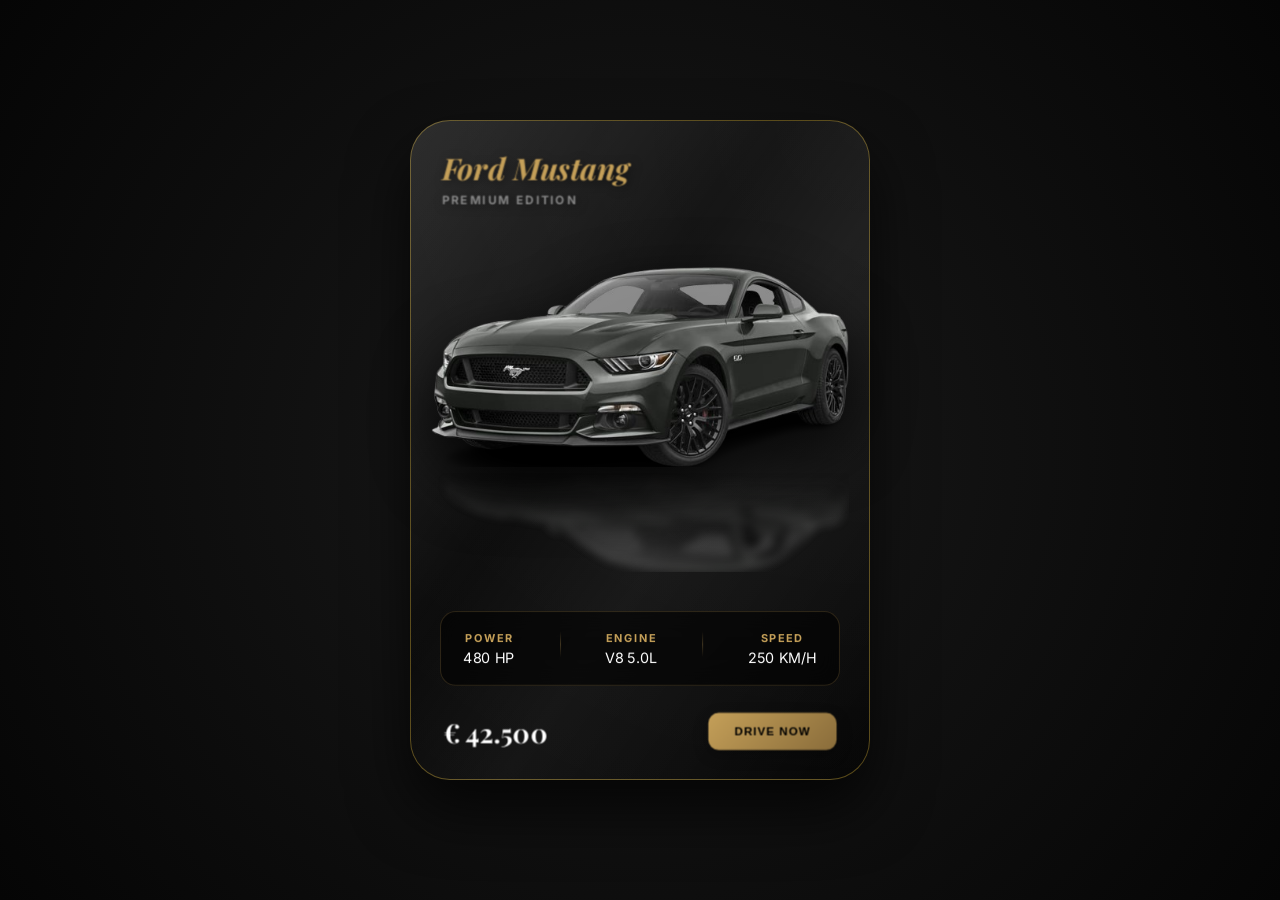
<file: cards/cars-card/index.html>
<!DOCTYPE html>
<html lang="it">
<head>
    <meta charset="UTF-8">
    <meta name="viewport" content="width=device-width, initial-scale=1.0">
    <title>Mustang Luxury 3D Pop-Out</title>
    <link href="https://fonts.googleapis.com/css2?family=Playfair+Display:ital,wght@0,700;1,700&family=Inter:wght@400;700&display=swap" rel="stylesheet">
<link rel="stylesheet" href="style.css">
<script src="../../embed.js" defer></script>


</head>

<body>

    <article class="cardCar">
        <div class="cardInnerBackground"></div>

        <h3 class="cardTitle">
            Ford Mustang 
            <span style="display:block; font-family:'Inter'; font-size:0.7rem; color:var(--text-sec); font-style:normal; letter-spacing:2px; margin-top:5px;">PREMIUM EDITION</span>
        </h3>
        
        <div class="glass-glare"></div>
        
        <div class="imgContainer">
            <img class="imgCard" src="media/fordMustang.png" alt="Ford Mustang">
            <div class="contactShadow"></div>
            <img class="imgCard reflection" src="media/fordMustang.png" alt="">
        </div>

        <div class="cardBody">
            <div class="dash-item">
                <span class="dash-label">Power</span>
                <span class="dash-value">480 HP</span>
            </div>
            <div class="dash-divider"></div>
            <div class="dash-item">
                <span class="dash-label">Engine</span>
                <span class="dash-value">V8 5.0L</span>
            </div>
            <div class="dash-divider"></div>
            <div class="dash-item">
                <span class="dash-label">Speed</span>
                <span class="dash-value">250 KM/H</span>
            </div>
        </div>

        <div class="cardFooter">
            <p class="price">€ 42.500</p>
            <button class="btn">Drive Now</button>
        </div>
    </article>




</body>
</html>
</file>
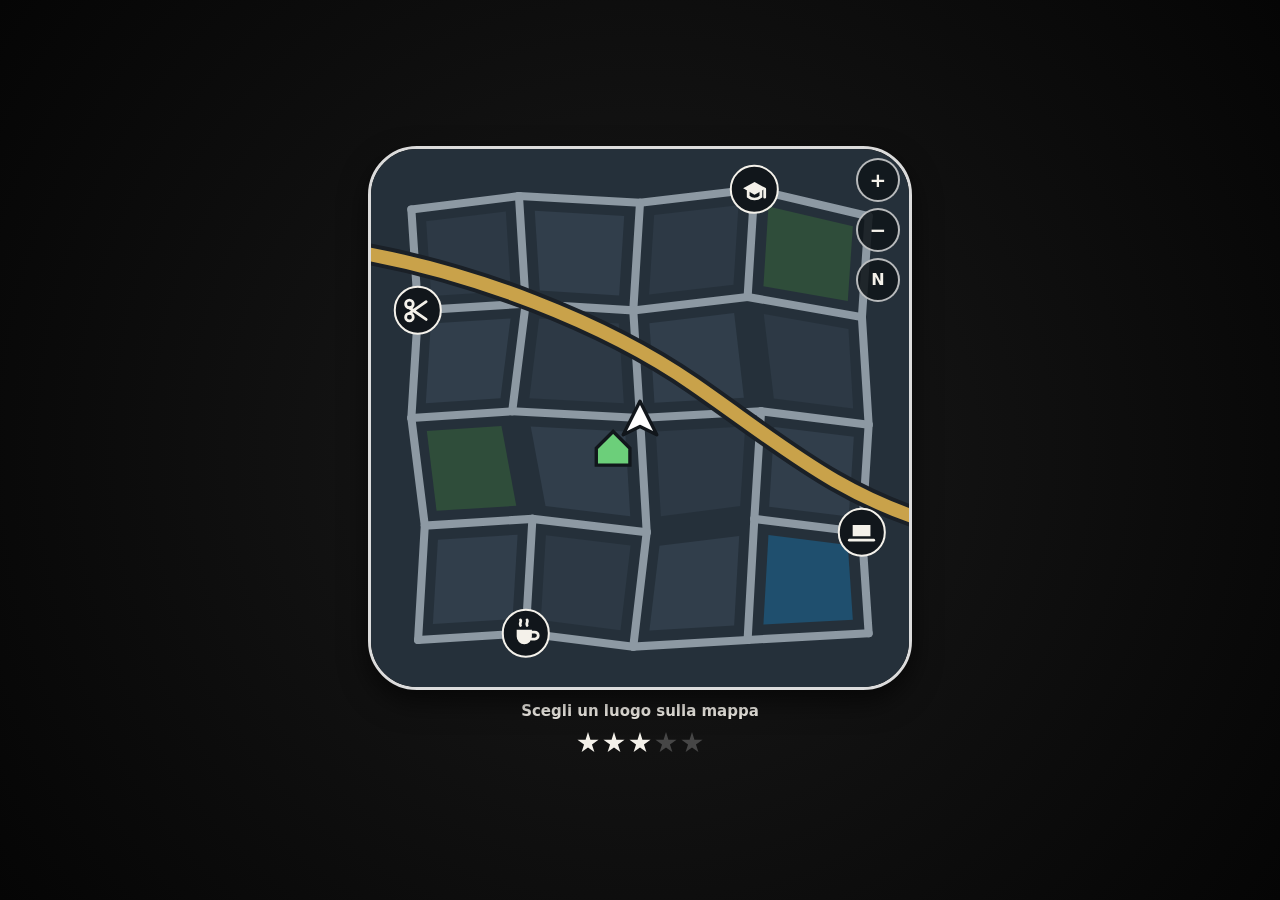
<file: maps/open-world-map/index.html>
<!doctype html>
<html lang="it">
<head>
  <meta charset="utf-8">
  <meta name="viewport" content="width=device-width, initial-scale=1">
  <title>Open World Map</title>
  <link rel="stylesheet" href="style.css">
  <script src="script.js" defer></script>
  <script src="../../embed.js" defer></script>
</head>
<body>
  <main class="stage">
    <!-- La mappa interattiva di una città da videogioco open world. Le strade sono una rete vera:
         scegliendo un luogo, il navigatore calcola il percorso più breve da casa e lo disegna. La
         mappa si trascina e si ingrandisce, anche da tastiera. Lo script disegna tutto a partire dai
         dati in cima a script.js. -->
    <section class="map" aria-labelledby="map-title">
      <h1 id="map-title" class="map__hidden">Mappa della città</h1>

      <div
        class="map__viewport"
        tabindex="0"
        role="group"
        aria-label="Mappa: trascinala o usa le frecce per spostarla, più e meno per ingrandire, zero per rimetterla a posto"
      >
        <div class="map__world">
          <svg class="map__ground" viewBox="0 0 160 160" aria-hidden="true"></svg>
          <div class="map__places"></div>
        </div>
      </div>

      <div class="map__controls">
        <button type="button" class="map__control" data-zoom="in" aria-label="Ingrandisci">+</button>
        <button type="button" class="map__control" data-zoom="out" aria-label="Rimpicciolisci">−</button>
        <button type="button" class="map__control map__control--north" data-zoom="reset" aria-label="Rimetti a posto la mappa">N</button>
      </div>

      <p class="map__status" aria-live="polite">Scegli un luogo sulla mappa</p>

      <p class="map__stars" aria-label="Livello di ricerca: 3 stelle su 5">
        <i class="map__star map__star--on"></i>
        <i class="map__star map__star--on"></i>
        <i class="map__star map__star--on"></i>
        <i class="map__star"></i>
        <i class="map__star"></i>
      </p>

      <noscript><p class="map__status">La mappa ha bisogno di JavaScript.</p></noscript>
    </section>
  </main>
</body>
</html>
</file>
<file: cards/cars-card/style.css>
:root {
            --bg-color: #080808;
            --card-bg: #111111;
            --gold: #c5a059;
            --gold-glow: rgba(197, 160, 89, 0.3);
            --text-main: #ffffff;
            --text-sec: #888;
        }

        body {
            background-color: #0f0f0f;
            background-image: radial-gradient(circle at center, #1a1a1a 0%, #050505 100%);
            display: flex;
            justify-content: center;
            align-items: center;
            min-height: 100vh;
            margin: 0;
            padding: 20px;
            box-sizing: border-box;
            font-family: 'Inter', sans-serif;
            perspective: 1200px;
            overflow-x: hidden; 
        }

        /* --- CONTENITORE PRINCIPALE --- */
        .cardCar {
            position: relative;
            width: 380px;
            height: 580px;
            padding: 40px;
            display: flex;
            flex-direction: column;
            justify-content: space-between;
            transform-style: preserve-3d;
            transition: transform 0.6s cubic-bezier(0.16, 1, 0.3, 1), box-shadow 0.6s ease;
        }

        .cardCar:hover {
            transform: scale(1.05) rotateY(-5deg);
        }

        /* --- SFONDO INTERNO --- */
        .cardInnerBackground {
            position: absolute;
            inset: 0;
            background: var(--card-bg);
            background-image: 
                radial-gradient(circle at top right, rgba(255,255,255,0.05), transparent),
                linear-gradient(135deg, #111 0%, #050505 100%);
            border-radius: 40px;
            border: 1px solid rgba(212, 175, 55, 0.4);
            overflow: hidden;
            z-index: 0;
            box-shadow: 0 30px 60px rgba(0,0,0,0.7);
        }

        /* --- EFFETTO BAGLIORE (SHINE) --- */
        .cardInnerBackground::after {
            content: '';
            position: absolute;
            top: 0;
            left: -150%;
            width: 100%;
            height: 100%;
            background: linear-gradient(
                to right, 
                transparent 0%, 
                rgba(255, 255, 255, 0.1) 45%, 
                rgba(255, 255, 255, 0.2) 50%, 
                rgba(255, 255, 255, 0.1) 55%, 
                transparent 100%
            );
            transform: skewX(-20deg);
            transition: left 0.7s cubic-bezier(0.3, 1, 0.2, 1);
            pointer-events: none;
        }

        .cardCar:hover .cardInnerBackground::after {
            left: 150%;
        }

        /* --- TITOLO --- */
        .cardTitle {
            position: relative;
            font-family: 'Playfair Display', serif;
            font-size: 1.8rem;
            color: var(--gold);
            margin: 0;
            transform: translateZ(50px);
            font-style: italic;
            text-shadow: 2px 2px 10px rgba(0,0,0,0.5);
            z-index: 10;
        }

        .imgContainer {
            position: relative;
            display: flex;
            flex-direction: column;
            align-items: center;
            margin-top: 20px;
            transform-style: preserve-3d;
            transition: transform 0.7s cubic-bezier(0.23, 1, 0.32, 1);
            z-index: 20;
        }

        .imgCard {
            width: 110%; 
            height: auto;
            filter: drop-shadow(0 20px 30px rgba(0,0,0,0.8));
            pointer-events: none;
        }

        .contactShadow {
            position: absolute;
            bottom: 60px;
            width: 90%;
            height: 40px;
            background: radial-gradient(ellipse at center, rgba(197, 160, 89, 0.2) 0%, transparent 75%);
            filter: blur(10px);
            z-index: 5;
            transform: translateZ(-20px);
        }

        .reflection {
            transform: scaleY(-1);
            opacity: 0.4;
            margin-top: -95px;
            -webkit-mask-image: linear-gradient(to bottom, rgba(0, 0, 0, 1) 0%, transparent 50%);
            mask-image: linear-gradient(to bottom, rgba(0, 0, 0, 1) 0%, transparent 50%);
            filter: blur(4px);
        }

        .cardCar:hover .imgContainer {
            transform: translateX(-110px) scale(1.2) translateZ(4px);
        }

        .glass-glare {
            position: absolute;
            inset: 0;
            border-radius: 40px;
            background: linear-gradient(125deg, rgba(255,255,255,0.1) 0%, transparent 40%, rgba(255,255,255,0.05) 60%, transparent 100%);
            pointer-events: none;
            z-index: 20;
        }

        /* --- DASHBOARD --- */
        .cardBody {
            position: relative;
            display: flex;
            justify-content: space-around;
            padding: 18px 0;
            background: rgba(0, 0, 0, 0.6);
            border-radius: 15px;
            border: 1px solid rgba(197, 160, 89, 0.2);
            transform: translateZ(60px);
            backdrop-filter: blur(10px);
            z-index: 10;
        }

        .dash-item {
            display: flex;
            flex-direction: column;
            align-items: center;
        }

        .dash-label {
            font-size: 0.65rem;
            color: var(--gold);
            text-transform: uppercase;
            letter-spacing: 1.5px;
            font-weight: 700;
            margin-bottom: 4px;
        }

        .dash-value {
            color: #fff;
            font-size: 0.85rem;
        }

        .dash-divider {
            width: 1px;
            height: 25px;
            background: linear-gradient(to bottom, transparent, var(--gold), transparent);
            opacity: 0.3;
        }

        /* --- FOOTER --- */
        .cardFooter {
            position: relative;
            display: flex;
            justify-content: space-between;
            align-items: center;
            transform: translateZ(40px);
            z-index: 10;
        }

        .price {
            font-family: 'Playfair Display', serif;
            font-weight: 700;
            font-size: 1.6rem;
            color: #fff;
            margin: 0;
        }

        .btn {
            background: linear-gradient(135deg, var(--gold) 0%, #8a6d3b 100%);
            border: none;
            padding: 12px 25px;
            border-radius: 10px;
            color: #000;
            font-weight: 700;
            text-transform: uppercase;
            font-size: 0.7rem;
            letter-spacing: 1px;
            cursor: pointer;
            transition: all 0.4s ease;
            box-shadow: 0 5px 15px rgba(0,0,0,0.3);
        }

        .btn:hover {
            transform: translateY(-3px);
            box-shadow: 0 10px 25px var(--gold-glow);
            filter: brightness(1.2);
        }

        /* --- LOGICA RESPONSIVE --- */
        /* la card (460x660 col padding) si rimpicciolisce con scale come nell'originale;
           i margini negativi le fanno occupare solo lo spazio che si vede */
        .cardCar {
            --s: min(var(--scale-w, 1), var(--scale-h, 1));
            flex-shrink: 0;
            transform: scale(var(--s));
            margin: calc((var(--s) - 1) * 330px) calc((var(--s) - 1) * 230px);
        }

        .cardCar:hover {
            transform: scale(calc(var(--s) + 0.05)) rotateY(-5deg);
        }

        /* in hover l'auto sporge a sinistra del centro di circa 380px con lo spostamento grande
           e 295px x scala con quello piccolo: le soglie tengono l'auto dentro lo schermo */
        @media (max-width: 800px) {
            .cardCar:hover .imgContainer {
                transform: translateX(-30px) scale(1.2) translateZ(50px);
            }
        }

        @media (max-width: 630px) { :root { --scale-w: 0.8; } }
        @media (max-width: 512px) { :root { --scale-w: 0.72; } }
        @media (max-width: 465px) { :root { --scale-w: 0.64; } }
        @media (max-width: 418px) { :root { --scale-w: 0.58; } }
        @media (max-width: 382px) { :root { --scale-w: 0.52; } }
        @media (max-width: 347px) { :root { --scale-w: 0.46; } }
        @media (max-width: 311px) { :root { --scale-w: 0.4; } }

        @media (max-height: 600px) {
            html:not(.is-embed) { --scale-h: 0.7; }
        }

        /* dentro un iframe la pagina è alta quanto la card: spazio per l'ingrandimento in hover */
        html.is-embed body {
            padding-block: 40px;
        }
</file>
<file: maps/open-world-map/style.css>
:root {
  color-scheme: dark;

  --land: #25303a;
  --block: #2d3945;
  --block-alt: #313e4b;
  --park: #2f4d3a;
  --water: #1f4f6e;
  --road: #8d99a3;
  --highway: #c9a24a;
  --route: #d64cd8;
  --pin: #11161b;
  --mark: #f4f1ea;
  --home: #6ccf7a;
  --focus: #a9dcf5;
}

*,
*::before,
*::after {
  box-sizing: border-box;
}

body {
  margin: 0;
  min-height: 100vh;
  display: grid;
  place-items: center;
  color: var(--mark);
  background: radial-gradient(circle at center, #1a1a1a 0%, #050505 100%) #0f0f0f;
  font-family: "Segoe UI", system-ui, -apple-system, sans-serif;
}

html.is-embed body {
  padding-block: 24px;
}

.stage {
  width: 100%;
  padding: 24px;
}

.map {
  position: relative;
  display: grid;
  gap: 12px;
  width: min(100%, 34rem);
  margin-inline: auto;
}

.map__hidden {
  position: absolute;
  width: 1px;
  height: 1px;
  overflow: hidden;
  clip-path: inset(50%);
  white-space: nowrap;
}

/* Il riquadro della mappa: quadrato, con gli angoli arrotondati e la cornice chiara. Taglia il mondo
   quando è ingrandito. Finché la mappa non è ingrandita lascia scorrere la pagina col dito. */
.map__viewport {
  position: relative;
  aspect-ratio: 1;
  overflow: hidden;
  border: 3px solid rgb(255 255 255 / 85%);
  border-radius: 9%;
  box-shadow: 0 12px 28px rgb(0 0 0 / 60%);
  touch-action: pan-y;
  container-type: inline-size;
}

.map__viewport.is-zoomed {
  cursor: grab;
  touch-action: none;
}

.map__viewport.is-dragging {
  cursor: grabbing;
}

.map__viewport:focus-visible {
  outline: 3px solid var(--focus);
  outline-offset: 4px;
}

/* Il suggerimento che compare quando si usa la rotella senza Ctrl. */
.map__viewport::after {
  content: "Tieni premuto Ctrl per ingrandire con la rotella";
  position: absolute;
  inset: auto 12px 12px;
  padding: 8px 12px;
  font-size: 13px;
  text-align: center;
  background: rgb(17 22 27 / 88%);
  border-radius: 8px;
  opacity: 0;
  pointer-events: none;
  transition: opacity 200ms ease;
}

.map__viewport.show-hint::after {
  opacity: 1;
}

.map__world {
  position: absolute;
  inset: 0;
  transform-origin: 0 0;
}

.map__world.is-animating {
  transition: transform 260ms cubic-bezier(0.16, 1, 0.3, 1);
}

.map__ground {
  display: block;
  width: 100%;
  height: 100%;
}

.map__ground .land { fill: var(--land); }
.map__ground .block { fill: var(--block); }
.map__ground .block-alt { fill: var(--block-alt); }
.map__ground .park { fill: var(--park); }
.map__ground .water { fill: var(--water); }

.map__ground .road {
  fill: none;
  stroke: var(--road);
  stroke-linecap: round;
  stroke-width: 2.4;
}

.map__ground .highway-casing {
  fill: none;
  stroke: #1a2027;
  stroke-width: 6.4;
}

.map__ground .highway {
  fill: none;
  stroke: var(--highway);
  stroke-width: 4;
}

.map__ground .route {
  fill: none;
  stroke: var(--route);
  stroke-linecap: round;
  stroke-linejoin: round;
  stroke-width: 3;
  filter: drop-shadow(0 0 1.5px var(--route));
}

.map__ground .home {
  fill: var(--home);
  stroke: var(--pin);
  stroke-width: 1;
}

.map__ground .player {
  fill: #fff;
  stroke: var(--pin);
  stroke-linejoin: round;
  stroke-width: 1;
  transform-box: fill-box;
  transform-origin: center;
  transition: rotate 180ms cubic-bezier(0.16, 1, 0.3, 1);
}

/* I luoghi: bottoni tondi sull'incrocio, della stessa misura a qualsiasi zoom. Il nome compare
   sopra quando ci si passa, quando hanno il focus e quando sono la destinazione. */
.map__places {
  position: absolute;
  inset: 0;
}

.place {
  position: absolute;
  display: grid;
  place-items: center;
  width: 9cqw;
  min-width: 32px;
  aspect-ratio: 1;
  padding: 0;
  color: var(--mark);
  font: inherit;
  background: var(--pin);
  border: 2px solid var(--mark);
  border-radius: 50%;
  cursor: pointer;
  transform: translate(-50%, -50%) scale(var(--inverse, 1));
}

.place__icon {
  width: 80%;
  height: 80%;
  overflow: visible;
}

.place__icon .g {
  fill: none;
  stroke: currentcolor;
  stroke-linecap: round;
  stroke-width: 1.1;
}

.place__icon .f {
  fill: currentcolor;
}

.place__label {
  position: absolute;
  bottom: calc(100% + 6px);
  left: 50%;
  padding: 3px 8px;
  font-size: 13px;
  font-weight: 700;
  white-space: nowrap;
  background: rgb(17 22 27 / 92%);
  border-radius: 6px;
  opacity: 0;
  pointer-events: none;
  translate: -50% 4px;
  transition: opacity 160ms ease, translate 160ms ease;
}

.place--label-below .place__label {
  top: calc(100% + 6px);
  bottom: auto;
  translate: -50% -4px;
}

.place--label-left .place__label {
  right: 0;
  left: auto;
  translate: 0 4px;
}

.place--label-right .place__label {
  left: 0;
  translate: 0 4px;
}

.place--label-below:is(.place--label-left, .place--label-right) .place__label {
  translate: 0 -4px;
}

.place:is(.place--label-left, .place--label-right):is(:hover, :focus-visible, [aria-pressed="true"]) .place__label {
  translate: 0 0;
}

.place:hover .place__label,
.place:focus-visible .place__label,
.place[aria-pressed="true"] .place__label {
  opacity: 1;
  translate: -50% 0;
}

.place[aria-pressed="true"] {
  border-color: var(--route);
  box-shadow: 0 0 0 3px rgb(214 76 216 / 35%), 0 0 12px var(--route);
}

.place:focus-visible {
  outline: 3px solid var(--focus);
  outline-offset: 3px;
}

/* I comandi della mappa, in colonna nell'angolo in alto a destra. */
.map__controls {
  position: absolute;
  top: 12px;
  right: 12px;
  display: grid;
  gap: 6px;
}

.map__control {
  width: 44px;
  height: 44px;
  color: var(--mark);
  font: inherit;
  font-size: 20px;
  font-weight: 800;
  line-height: 1;
  background: rgb(17 22 27 / 88%);
  border: 2px solid rgb(255 255 255 / 70%);
  border-radius: 50%;
  cursor: pointer;
}

.map__control--north {
  font-size: 16px;
}

.map__control:focus-visible {
  outline: 3px solid var(--focus);
  outline-offset: 2px;
}

.map__status {
  margin: 0;
  font-size: 15px;
  font-weight: 700;
  text-align: center;
}

.map__stars {
  display: flex;
  gap: 4px;
  justify-content: center;
  margin: 0;
}

.map__star {
  width: 22px;
  height: 22px;
  background: rgb(255 255 255 / 22%);
  clip-path: polygon(50% 0, 61% 35%, 98% 35%, 68% 57%, 79% 91%, 50% 70%, 21% 91%, 32% 57%, 2% 35%, 39% 35%);
}

.map__star--on {
  background: var(--mark);
  filter: drop-shadow(0 0 4px rgb(255 255 255 / 70%));
}

@media (hover: hover) and (pointer: fine) {
  .map__control:hover,
  .place:hover {
    border-color: #fff;
  }
}

@media (prefers-reduced-motion: reduce) {
  .map__ground .player,
  .place__label,
  .map__viewport::after {
    transition: none;
  }
}
</file>
